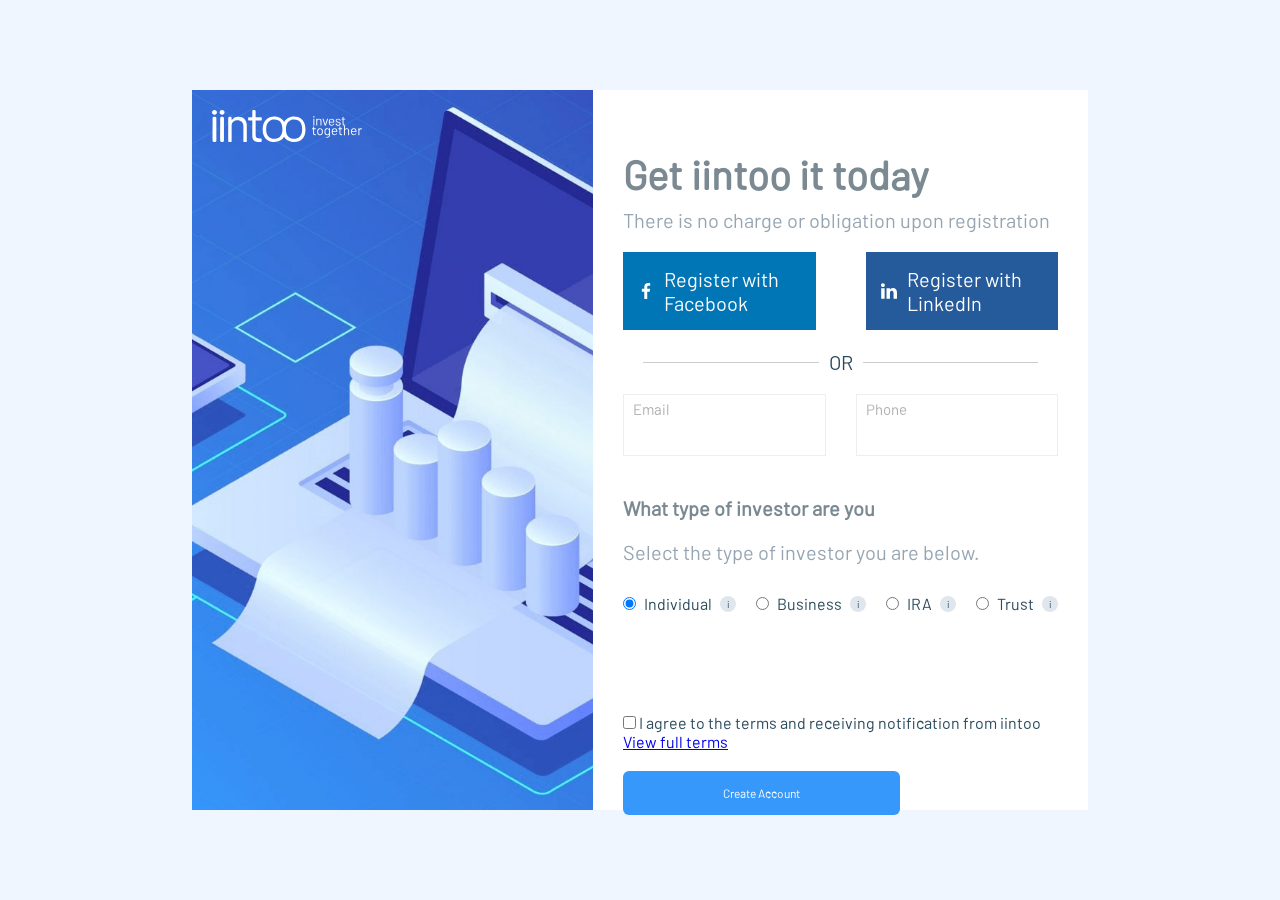
<file: index.html>
<!DOCTYPE html>
<html lang="en">
<head>
    <meta charset="UTF-8">
    <meta name="viewport" content="width=device-width, initial-scale=1.0">
    <link rel="stylesheet" href="style.css">
    <title>Document</title>
</head>
<body>
<div class="container">

    <div class="left">

        <div class="image">
        <img src="image/bg.jpg" alt="image">
        </div>

        <div class="logo">
        <img src="image/logo.svg" alt="logotip">
        </div>
    </div>

    <form class="right">
        <div class="title">
            <h1>Get iintoo it today</h1>
            <p>There is no charge or obligation upon registration</p>  
        </div>

        <div class="sm"> 
                <a href="https://www.facebook.com/" class="btn fb" target="_blank">
                <img class="icon-f" src="image/facebook.svg" alt="facebook">
                Register with Facebook
                </a>
                 <a href="https://www.linkedin.com/" class="btn in" target="_blank">
                <img class= "icon-l" src="image/linkedin.svg" alt="linkedin">
                Register with LinkedIn
                </a>
        </div>

        <div class="OR"> 
            <hr><span>OR</span><hr>
        </div>
    <div class="fields">
        <div class="field">
            <input type="email" id="email" name="email" required>
            <label for="email">Email</label>
        </div>

        <div class="field">
            <input type="tel" id="phone"  name="phone" required>
            <label for="phone">Phone</label>
        </div>
    </div>
        <div class="title2">
            <h2>What type of investor are you</h2>
            <p>Select the type of investor you are below.</p>
        </div>

    <div class="options">
        <div class="option">
            <input type="radio" id="individual" name="type" value="individual" checked>
            <label for= "individual">Individual</label>
            <span class="info">
                i
                <span class="tooltip"> I am a natural person investing on my own behalf as a sole, joint tenant, or tenant in common
                </span>
            </span>
        </div>
        <div class="option">
            <input type="radio" id="business" name="type" value="business">
            <label for= "business"> Business</label>
           <span class="info">
                i
                <span class="tooltip"> I am a natural person investing on my own behalf as a sole, joint tenant, or tenant in common
                </span>
            </span>
        </div>
        <div class="option"> 
            <input type="radio" id="ira" name="type" value="ira">
            <label for= "ira">IRA</label>
            <span class="info">
                i
                <span class="tooltip"> I am a natural person investing on my own behalf as a sole, joint tenant, or tenant in common
                </span>
            </span>
        </div>
        <div class="option">
            <input type="radio" id="trust" name="type" value="trust"> 
            <label for= "trust">Trust</label>
                <span class="info">
                i
                <span class="tooltip"> I am a natural person investing on my own behalf as a sole, joint tenant, or tenant in common
                </span>
            </span>
            </div>
    </div>
        <label>
            <input type="checkbox" name="agreement" required>
            I agree to the terms and receiving notification from iintoo <a href="https://example.com">View full terms</a>
        </label>

        <div class="account">
            <button type="submit">Create Account</button>
        </div>
        </form>
</div>
</body>
</html>
</file>
<file: style.css>
@font-face {
    font-family: 'Barlow';
    src: url('barlow/Barlow-Regular.otf') format('opentype');
}
@media (max-width: 900px) {
    .container {
        flex-direction: column;
    }
}
* {
    margin: 0;
    padding: 0;
    box-sizing: border-box;
    font-family: 'Barlow', sans-serif;
}
body {
    background-color: #EFF6FF;
    width: 100vw;
    height: 100vh;
    display: flex;
    justify-content: center;
    align-items: center;
}
 .container {
    display: flex;
    width: 70%;
    height: 80%;
    align-items: stretch;
    max-width: 1500px;
    margin: 0 auto;
    color: #2A4A5C;
    background-color: #FFFFFF;
 }

.left {
    flex: 1.2;
    display: flex;
    position: relative;
}
.image {
    flex: 1;
}
.image img  {
    width: 100%;
    height: 100%;
    object-fit: cover;
    display: block;
}
.logo img {
    position: absolute;
    top: 20px;
    left: 20px;
    max-width: 150px;
    background: none;
}
.right {
    background-color: #FFFFFF;
    flex: 1;
    padding: 30px;
    margin: 0;
    
}
h1 {
    margin: 30px 0px 10px;
    font-size: 40px;
    color: #7B8A92;
}
p {
    margin-bottom: 10px;
    font-size: 20px; 
    color: #96A5B1;
}
.sm {
display: flex;
gap: 50px;
margin: 20px 0 20px;
}
.btn {
    flex: 1;
    padding: 15px;
    display: flex;
    align-items: center;
    justify-content: flex-start;
    gap: 10px;
    text-decoration: none;
}
.btn img {
    width: 16px;
}
img.icon-f {
    background: #0076B6;
}
img.icon-l {
    background: #255A9B;
}
.btn.fb {
    background: #0076B6;
    color: #FFFFFF;
    font-size: 20px;
}
.btn.in {
    background: #255A9B;
    color: #FFFFFF;
    font-size: 20px;
}
.OR {
    margin: 20px;
    align-items: center;  
    justify-content: center;
    display: flex;  
}
.OR hr {
    flex: 1;
    max-width: 200px;
    border: none;
    border-top: 1px solid #ccc;
}
.OR span {
    margin: 0 10px;
    font-size: 20px;
}
.fields {
    margin: 20px 0 0;
    display: flex;
    gap: 30px;
}
.field {
    position: relative;
    width: 100%;
}

.field input {
    width: 100%;
    padding: 26px 12px 10px;
    border: 1px solid #EEEEEE;
    font-size: 20px;
    outline: none;
}
.field input:focus {
    border-left: 2px solid #0076B6;
} 

.field label {
    position: absolute;
    left: 10px;
    top: 6px;
    color: #AFAFAF;
    font-size: 15px;
    pointer-events: none;
    transition: 0.2s;
    margin-bottom: 4px;
}

h2 {
    margin-top: 40px;
    margin-bottom: 20px;
    font-size: 20px;
    color: #7B8A92;
}

.options {
    display: flex;
    gap: 20px;
    margin: 30px 0px 90px;
}
.tooltip {
    display: none;
    position: absolute;
    top: 30px;
    left: 25px;
    width: 250px;
    background: #f5f7fa;
    padding: 10px;
    font-size: 12px;
    color: #666;
    border-radius: 6px;
}
.info:hover .tooltip {
    display: block;
}
.option {
    display: flex;
    flex: 1;
    align-items: center;
    gap: 8px;
    margin-bottom: 10px;
    
}
.info {
    display: inline-block;
    width: 16px;
    height: 16px;
    border-radius: 50%;
    background: #e0e6ed;
    text-align: center;
    font-size: 10px;
    line-height: 16px;
    cursor: pointer;
    position: relative;
}

button {
    margin: 20px 0;
    border: none;
    padding: 15px 100px;
    background-color: #3698FB;
    font-size: 12px;
    border-radius: 6px;
    color: #FFFFFF;
}
</file>
